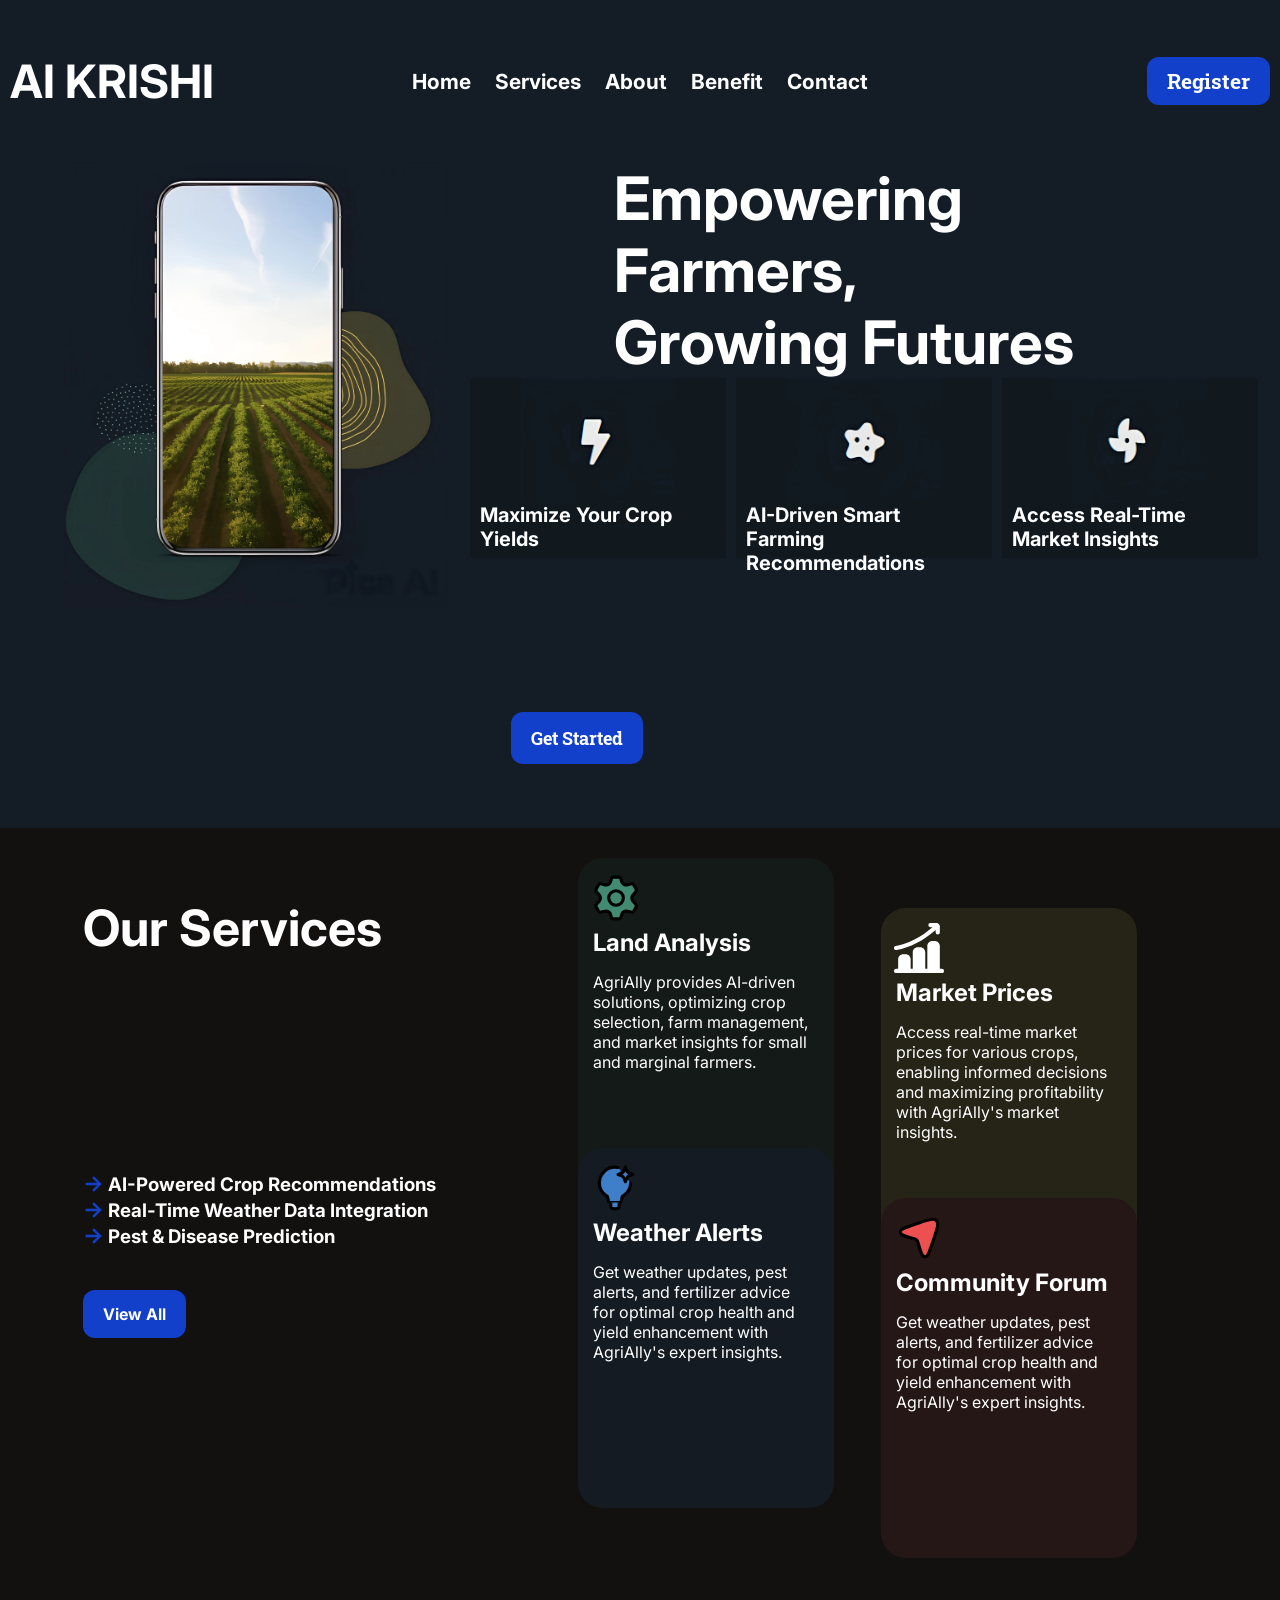
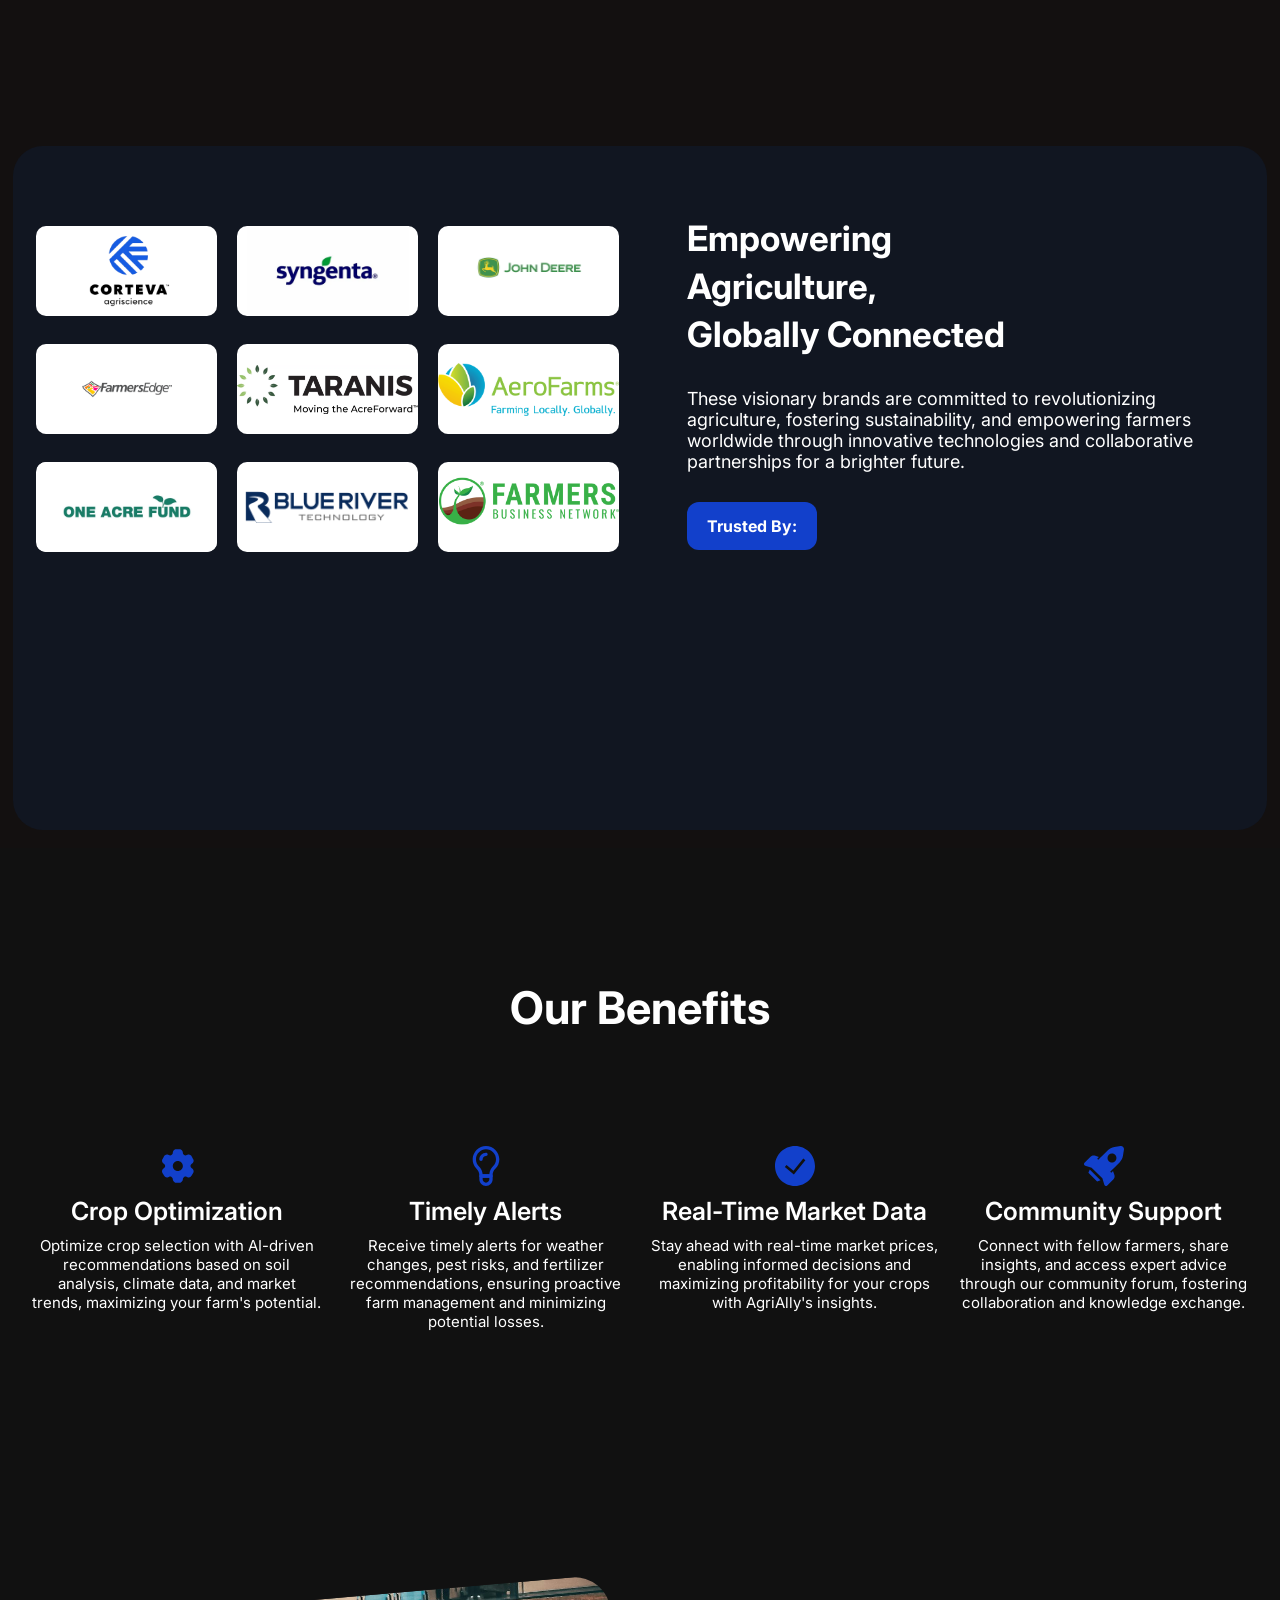
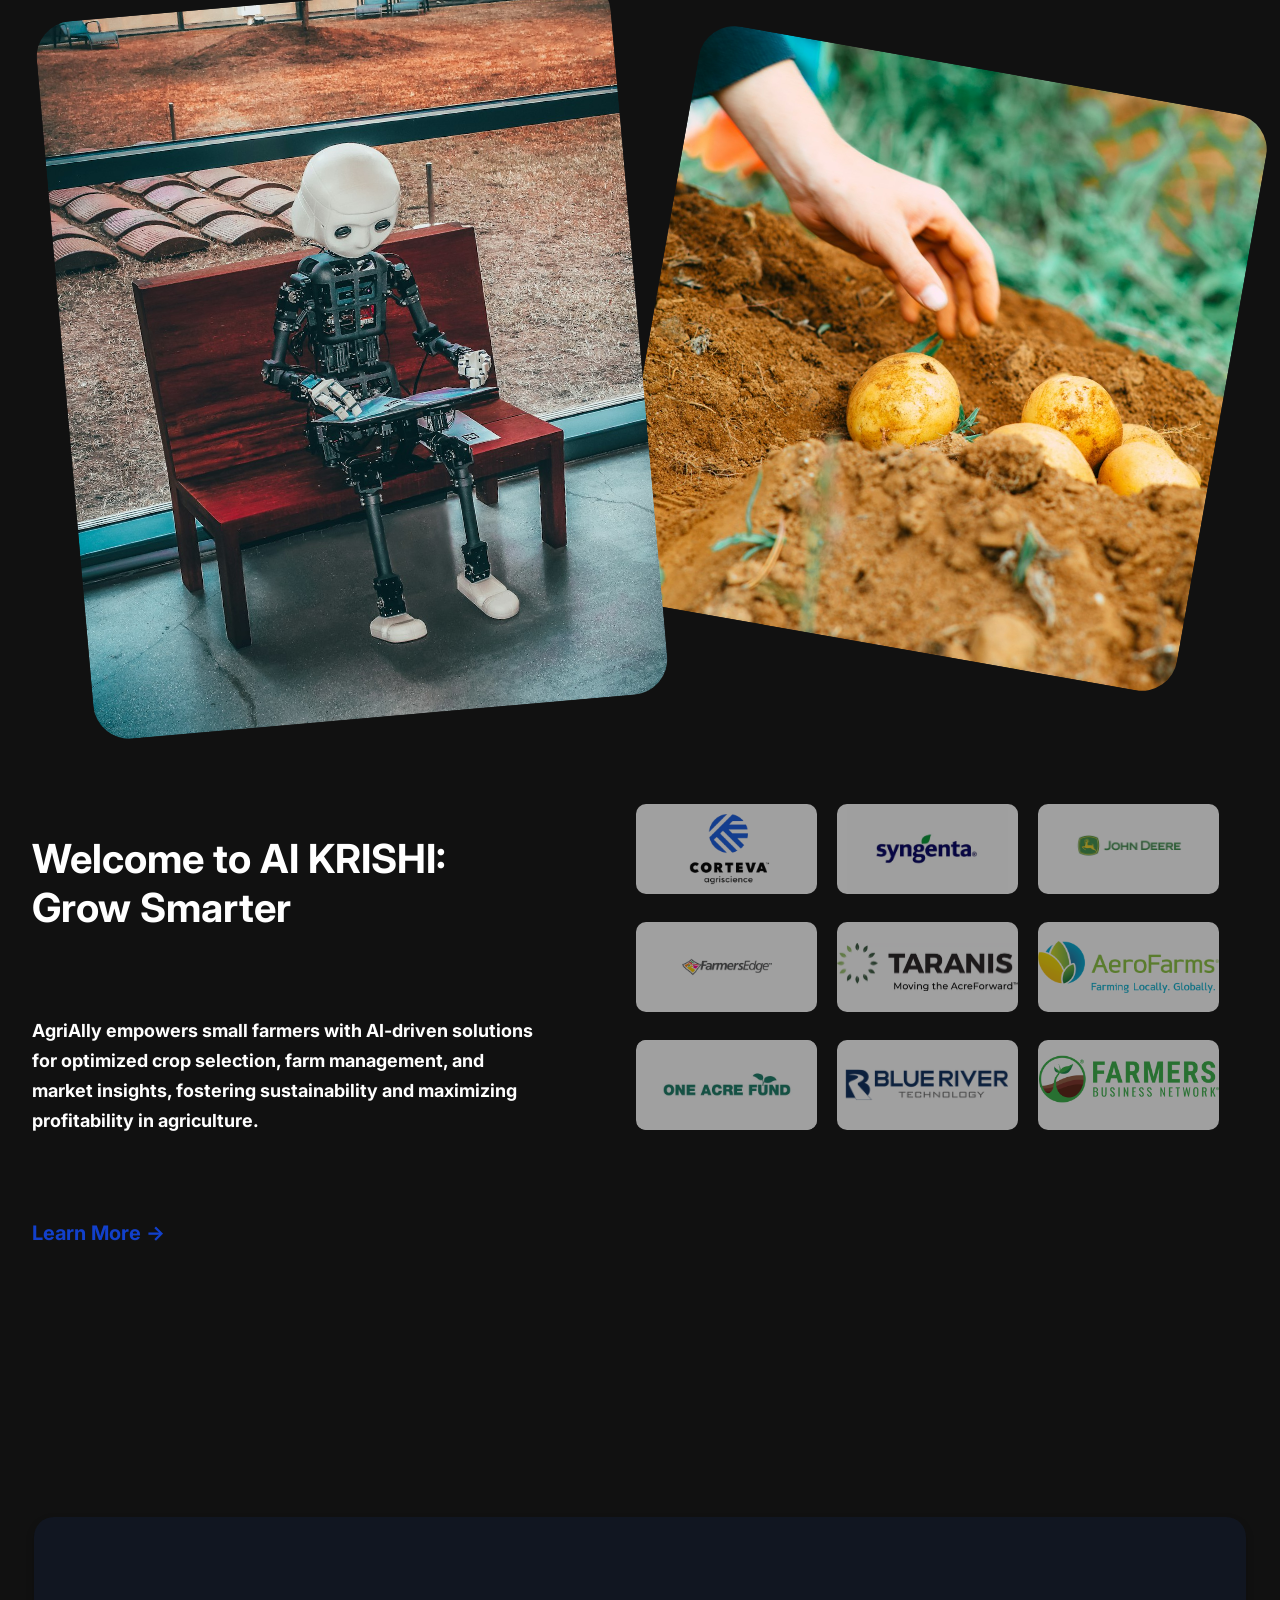
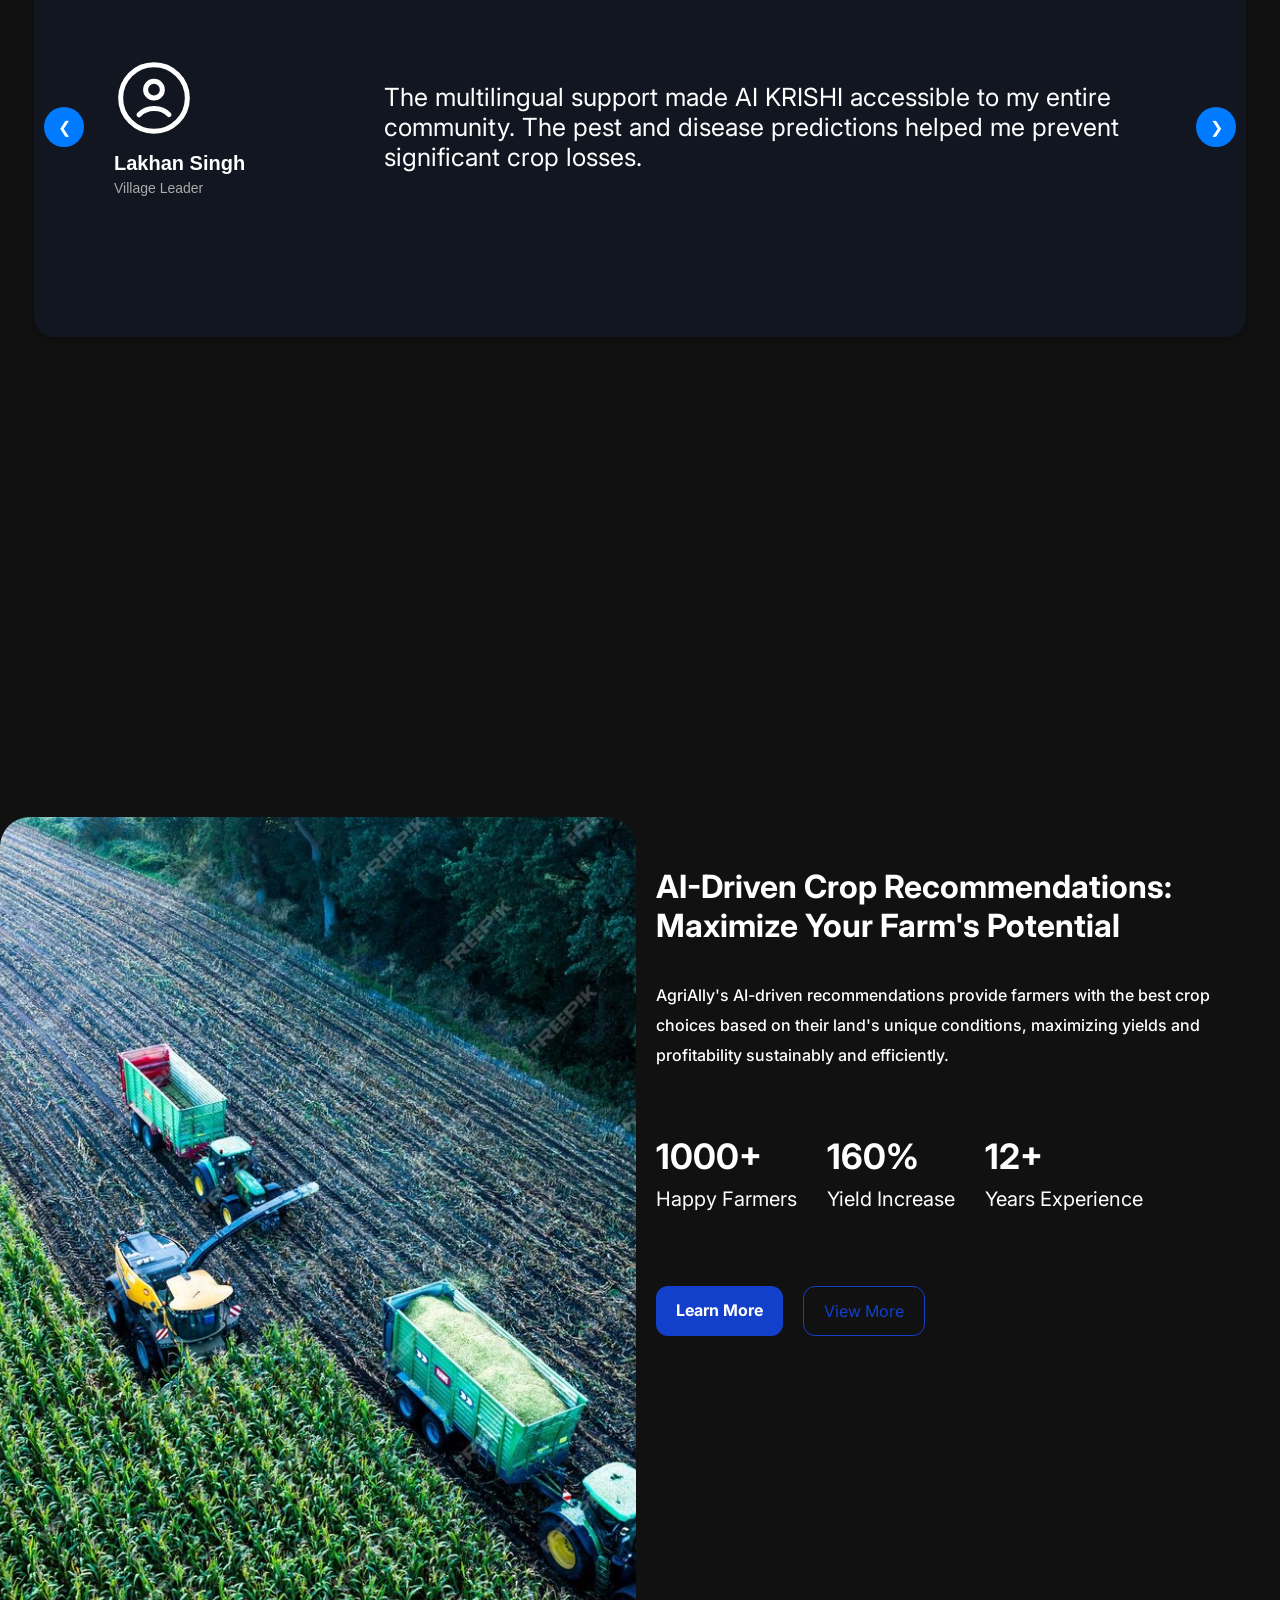
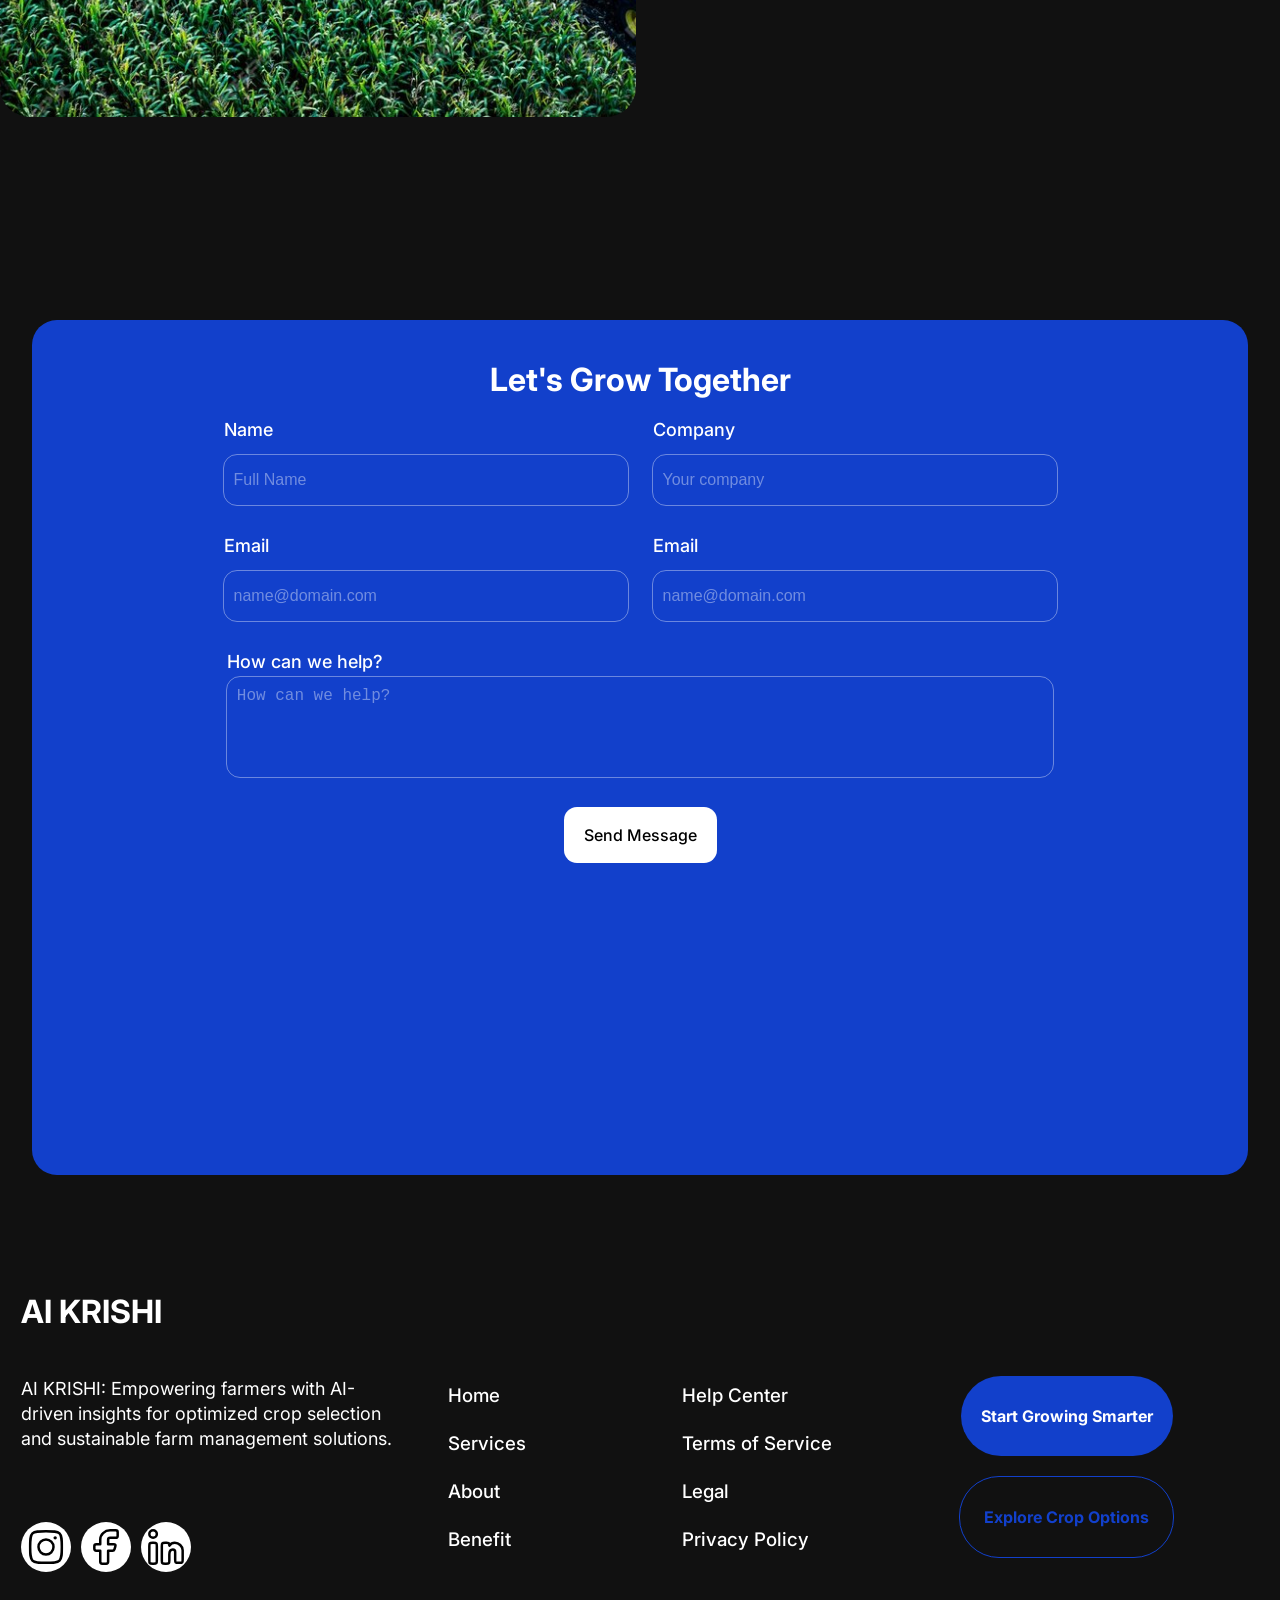
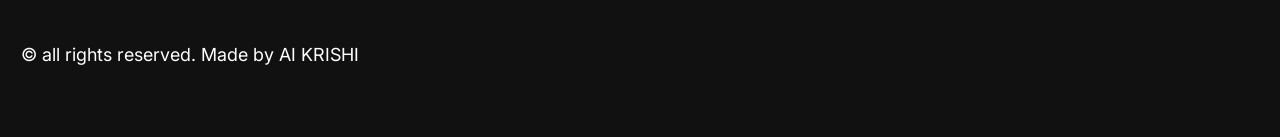
<file: index.html>
<!DOCTYPE html>
<html lang="en">

<head>
    <meta charset="UTF-8">
    <meta name="viewport" content="width=device-width, initial-scale=1.0">
    <title>AI KRISHI</title>
    <link rel="stylesheet" href="style.css">
</head>

<body>
    <main>
        <header>
            <div class="logo">
                <h1>AI KRISHI</h1>
            </div>
            <nav class="navbar">
                <ul>
                    <li><a href="">Home</a></li>
                    <li><a href="">Services</a></li>
                    <li><a href="">About</a></li>
                    <li><a href="">Benefit</a></li>
                    <li><a href="">Contact</a></li>
                </ul>
            </nav>
            <div class="btn">
                <a href="login.html">Register</a>
            </div>
        </header>


        <section>
            <article class="main-img">
                <img src="homeimg (2).jpg" alt="">
            </article>

            <article class="operating">
                <h1>
                    <div class="tagline">
                        <span>Empowering</span>
                        <span>Farmers,</span>
                        <span>Growing Futures</span>
                    </div>
                </h1>

                <div class="options">
                    <div class="first-option">
                        <img src="thunder.png" alt="">

                        <p>Maximize Your Crop Yields</p>
                    </div>
                    <div class="second-option">
                        <img src="star.png" alt="">

                        <p>AI-Driven Smart Farming Recommendations</p>
                    </div>
                    <div class="third-option">
                        <img src="craft.png" alt="">
                        <p>Access Real-Time Market Insights</p>
                    </div>
                </div>
                <div class="start-now">
                    <div class="btn-2">
                        <a href="New/templates/index.html">Get Started</a>
                    </div>
                    <div class="arrow">
<!--                         <a href="">Start Now -></a> -->
                    </div>
                </div>
            </article>
        </section>

    </main>

    <div class="main-2">
        <div class="container">
            <div class="section-1">
                <h1>Our Services</h1>
                <div class="description">
                    <h3><span class="pointer">-></span> AI-Powered Crop Recommendations</h3>
                    <h3><span class="pointer">-></span> Real-Time Weather Data Integration</h3>
                    <h3><span class="pointer">-></span> Pest & Disease Prediction</h3>
                </div>
                <a class="btn-3" href="">View All</a>

            </div>
            <div class="section-2">
                <div class="cards">
                    <div class="card-1">
                        <!-- style sbg from the svg file -->
                        <img src="setting.svg" alt="">
                        <h2>Land Analysis</h2>
                        <p>AgriAlly provides AI-driven solutions, optimizing crop selection, farm management, and market
                            insights for small and marginal farmers. </p>
                    </div>
                    <div class="card-2">
                        <img src="growth.svg" alt="" fill="white">
                        <h2>Market Prices </h2>
                        <p>Access real-time market prices for various crops, enabling informed decisions and maximizing
                            profitability with AgriAlly's market insights. </p>
                    </div>
                    <div class="card-3">
                        <img src="weather.svg" alt="">
                        <h2>Weather Alerts </h2>
                        <p>Get weather updates, pest alerts, and fertilizer advice for optimal crop health and yield
                            enhancement with AgriAlly's expert insights. </p>
                    </div>
                    <div class="card-4">
                        <img src="navigation.svg" alt="">
                        <h2>Community Forum </h2>
                        <p>Get weather updates, pest alerts, and fertilizer advice for optimal crop health and yield
                            enhancement with AgriAlly's expert insights. </p>
                    </div>
                </div>
            </div>
        </div>
    </div>

    <div class="main-3">
        <div class="partner-Container">
            <div class="img_container">
                <img src="partner1.png" alt="">
                <img src="partner2.webp" alt="">
                <img src="partner3.jpg" alt="">
                <img src="partner4.png" alt="">
                <img src="partner5.webp" alt="">
                <img src="partner6.png" alt="">
                <img src="partner7.webp" alt="">
                <img src="partner8.png" alt="">
                <img src="partner9.png" alt="">
            </div>
            <div class="content_part">
                <div class="tagline2">
                    <span>Empowering</span>
                    <span>Agriculture,</span>
                    <span>Globally Connected</span>
                </div>

                <p>These visionary brands are committed to revolutionizing agriculture, fostering sustainability, and
                    empowering farmers worldwide through innovative technologies and collaborative partnerships for a
                    brighter future. </p>
                <div class="btn-4">
                    <a href="">Trusted By: </a>
                </div>

            </div>
        </div>
    </div>

    <div class="main-4">
        <div class="m4-container">
            <h1>Our Benefits </h1>
            <div class="boxes">
                <div class="box">
                    <img src="optimization.svg" alt="">
                    <h1>Crop Optimization </h1>
                    <p>Optimize crop selection with AI-driven recommendations based on soil analysis, climate data, and
                        market trends, maximizing your farm's potential. </p>
                </div>
                <div class="box">
                    <img src="alert.svg" alt="">
                    <h1>Timely Alerts </h1>
                    <p>Receive timely alerts for weather changes, pest risks, and fertilizer recommendations, ensuring
                        proactive farm management and minimizing potential losses. </p>
                </div>
                <div class="box">
                    <img src="time.svg" alt="">
                    <h1>Real-Time Market Data </h1>
                    <p>Stay ahead with real-time market prices, enabling informed decisions and maximizing profitability
                        for your crops with AgriAlly's insights. </p>
                </div>
                <div class="box">
                    <img src="community.svg" alt="">
                    <h1>Community Support </h1>
                    <p>Connect with fellow farmers, share insights, and access expert advice through our community
                        forum, fostering collaboration and knowledge exchange. </p>
                </div>
            </div>
        </div>
        <div class="farming-img">
            <div class="first_img">
                <img src="robot.jpg" alt="">
            </div>
            <div class="second_img">
                <img src="soil.jpg" alt="">
            </div>
        </div>
        <div class="learn_more">
            <div class="left_section">
                <div class="heading_part">
                    <h1 class="heading-1">Welcome to AI KRISHI:</h1>
                    <h1 class="heading-2">Grow Smarter</h1>
                </div>
                <p>AgriAlly empowers small farmers with AI-driven solutions for optimized crop selection, farm
                    management, and market insights, fostering sustainability and maximizing profitability in
                    agriculture. </p>
                <a href="">Learn More -></a>
            </div>
            <div class="right_section">
                <div class="img_container2">
                    <img src="partner1.png" alt="">
                    <img src="partner2.webp" alt="">
                    <img src="partner3.jpg" alt="">
                    <img src="partner4.png" alt="">
                    <img src="partner5.webp" alt="">
                    <img src="partner6.png" alt="">
                    <img src="partner7.webp" alt="">
                    <img src="partner8.png" alt="">
                    <img src="partner9.png" alt="">
                </div>
            </div>
        </div>
        <div class="slider">
            <div class="slider-container">
                <button class="btn-5 btn-left" onclick="prevReview()">&#10094;</button>
                <div class="profile">
                    <img src="profile.svg" alt="User">
                    <h3 id="user-name">

                    </h3>
                    <p id="user-role">

                    </p>
                </div>
                <div class="review" id="review-text"></div>
                <button class="btn-5 btn-right" onclick="nextReview()">&#10095;</button>
            </div>

        </div>
        
    </div>

    <div class="main-5">
        <div class="recommendation">
            <div class="recommendation_image">
                <img src="Harvesting.jpg" alt="">
            </div>
            <div class="recommendation_content">
                <h1>AI-Driven Crop Recommendations: Maximize Your Farm's Potential </h1>
                <p>AgriAlly's AI-driven recommendations provide farmers with the best crop choices based on their land's
                    unique conditions, maximizing yields and profitability sustainably and efficiently. </p>
                <div class="statistics">
                    <div class="stats">
                        <h1>1000+ </h1>
                        <span> Happy Farmers </span>
                    </div>
                    <div class="stats">
                    <h1>160% </h1>
                        <span>Yield Increase </span>
                    </div>
                    <div class="stats">
                    <h1>12+</h1>
                    <span>Years Experience </span>
                    </div>
                   
                    
                </div>
                <div class="btn-6">
                     <a class="first-btn" href="">Learn More</a>
                     <a class="second-btn" href="">View More</a>
                 </div> 
            </div>
        </div>

        <div class="form">
            <div class="input">
                <h1>Let's Grow Together</h1>
                <form>
                    <div class="form-group">
                        <div class="input-box">
                            <label for="name">Name</label>
                            <input type="text" id="name" placeholder="Full Name">
                        </div>
                        <div class="input-box">
                            <label for="company">Company</label>
                            <input type="text" id="company" placeholder="Your company">
                        </div>
                    </div>
                    <div class="form-group">
                        <div class="input-box">
                            <label for="email1">Email</label>
                            <input type="email" id="email1" placeholder="name@domain.com">
                        </div>
                        <div class="input-box">
                            <label for="email2">Email</label>
                            <input type="email" id="email2" placeholder="name@domain.com">
                        </div>
                    </div>
                    <div class="textarea-box">
                        <label for="message">How can we help?</label>
                        <textarea id="message" placeholder="How can we help?"></textarea>
                    </div>
                    <button type="submit">Send Message</button>
                </form>
            </div>
        </div>
    </div>

    <footer>
        <div class="fleft">
            <h1>AI KRISHI </h1>
            <p>AI KRISHI: Empowering farmers with AI-driven insights for optimized crop selection and sustainable farm management solutions. </p>
            <div class="socials">
                <div class="media">
                <img src="insta.svg" alt="">

                </div>
                <div class="media">
                    <img src="facebook.svg" alt="">

                </div>
                <div class="media">
                    <img src="linkedin.svg" alt="">

                </div>
            </div>
            <p>&copy;  all rights reserved. Made by AI KRISHI </p>

        </div>
        <div class="fcenter">
            <div class="column-one">
                <h3>Home</h3>
                <h3>Services</h3>
                <h3>About</h3>
                <h3>Benefit</h3>
            </div>
            <div class="column-two">
                <h3>Help Center</h3>
                <h3>Terms of Service</h3>
                <h3>Legal</h3>
                <h3>Privacy Policy</h3>
            </div>
        </div>
        <div class="fright">
            <a class="fbtn-one" href="">Start Growing Smarter</a>
            <a class="fbtn-two" href="">Explore Crop Options</a>
        </div>
    </footer>
    <script src="script.js"></script>
</body>


</html>
</file>
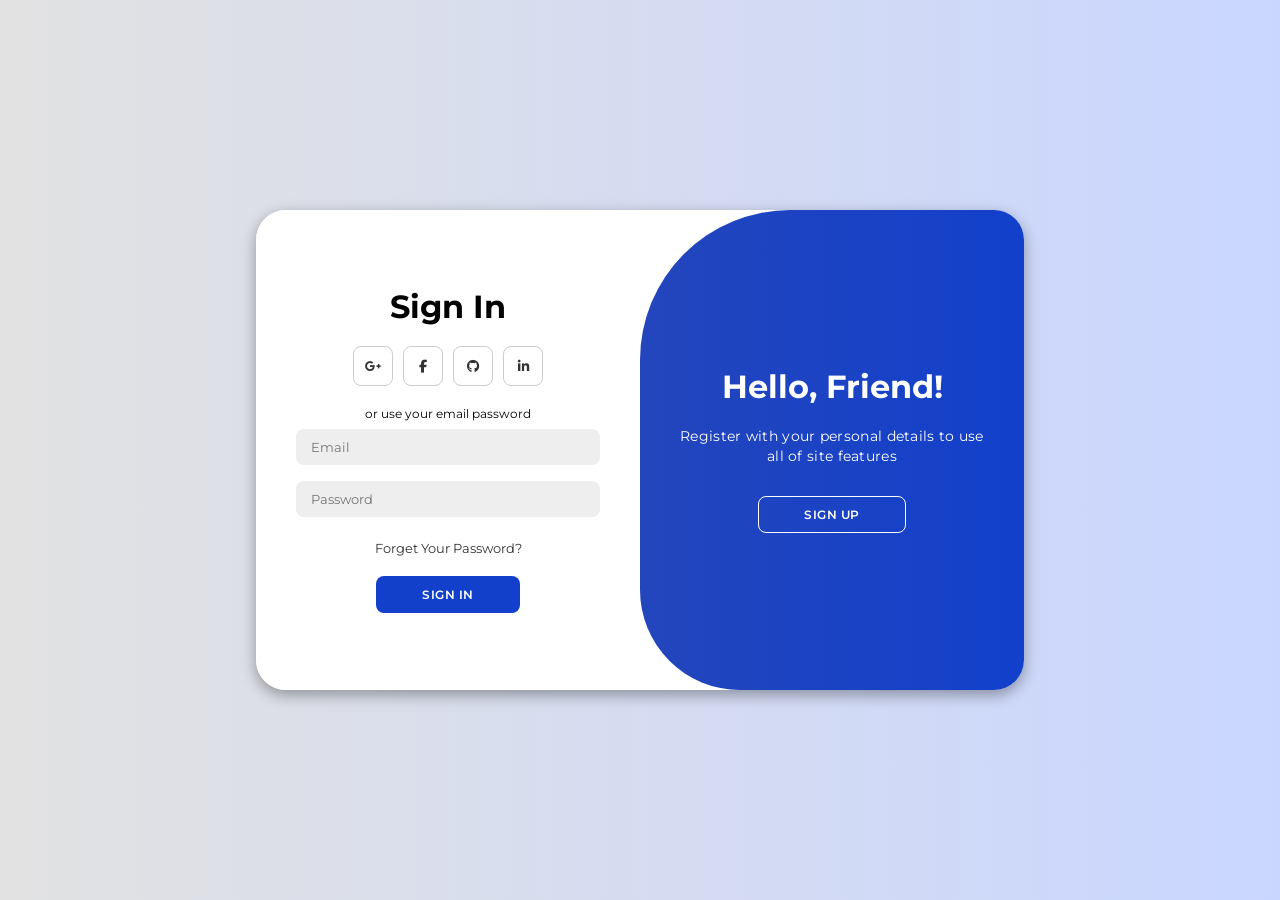
<file: login.html>
<!DOCTYPE html>
<html lang="en">

<head>
    <meta charset="UTF-8">
    <meta name="viewport" content="width=device-width, initial-scale=1.0">
    <link rel="stylesheet" href="https://cdnjs.cloudflare.com/ajax/libs/font-awesome/6.4.2/css/all.min.css">
    <link rel="stylesheet" href="login.css">
    <title>Login Page</title>
</head>

<body>

    <div class="container" id="container">
        <div class="form-container sign-up">
            <form>
                <h1>Create Account</h1>
                <div class="social-icons">
                    <a href="#" class="icon"><i class="fa-brands fa-google-plus-g"></i></a>
                    <a href="#" class="icon"><i class="fa-brands fa-facebook-f"></i></a>
                    <a href="#" class="icon"><i class="fa-brands fa-github"></i></a>
                    <a href="#" class="icon"><i class="fa-brands fa-linkedin-in"></i></a>
                </div>
                <span>or use your email for registeration</span>
                <input type="text" placeholder="Name">
                <input type="email" placeholder="Email">
                <input type="password" placeholder="Password">
                <button>Sign Up</button>
            </form>
        </div>
        <div class="form-container sign-in">
            <form>
                <h1>Sign In</h1>
                <div class="social-icons">
                    <a href="#" class="icon"><i class="fa-brands fa-google-plus-g"></i></a>
                    <a href="#" class="icon"><i class="fa-brands fa-facebook-f"></i></a>
                    <a href="#" class="icon"><i class="fa-brands fa-github"></i></a>
                    <a href="#" class="icon"><i class="fa-brands fa-linkedin-in"></i></a>
                </div>
                <span>or use your email password</span>
                <input type="email" placeholder="Email">
                <input type="password" placeholder="Password">
                <a href="#">Forget Your Password?</a>
                <button>Sign In</button>
            </form>
        </div>
        <div class="toggle-container">
            <div class="toggle">
                <div class="toggle-panel toggle-left">
                    <h1>Welcome Back!</h1>
                    <p>Enter your personal details to use all of site features</p>
                    <button class="hidden" id="login">Sign In</button>
                </div>
                <div class="toggle-panel toggle-right">
                    <h1>Hello, Friend!</h1>
                    <p>Register with your personal details to use all of site features</p>
                    <button class="hidden" id="register">Sign Up</button>
                </div>
            </div>
        </div>
    </div>

    <script src="login.js"></script>
</body>
      


</html>
</file>
<file: style.css>
@import url('https://fonts.googleapis.com/css2?family=Inter:ital,opsz,wght@0,14..32,100..900;1,14..32,100..900&family=Nerko+One&family=Roboto+Slab:wght@100..900&family=Rubik:ital,wght@0,300..900;1,300..900&display=swap');

* {
    padding: 0;
    margin: 0;

}

header {
    /* border: 2px solid black; */
    min-height: 18vh;
    /* width: 100vw; */
    display: flex;
    justify-content: space-around;
    align-items: center;
    /* font-family: "Roboto Slab"; */
    font-family: "Inter";
    /* gap: 10vw; */



}

.logo {
    color: white;
    font-size: 23px;
    position: absolute;
    left: 10px;

}

.navbar ul {
    display: flex;
    gap: 1.5rem;
    list-style: none;



}

.navbar ul li a {
    text-decoration: none;
    font-size: 1.3rem;
    color: white;
    font-weight: bold;

}

.btn {
    background-color: #1240cb;
    font-weight: bold;
    padding: 10px 20px;
    border: none;
    border-radius: 12px;
    text-decoration: none;
    position: absolute;
    right: 10px;


}

.btn a {
    text-decoration: none;
    font-family: "Roboto Slab";
    font-size: 1.3rem;
    color: white;

}

main {

    /* background-color: #101820; */
    background-color: #141d26;
    /* background-color: #11191f; */
    /* background-color: #131d26; */
    height: auto;
}

section {
    /* display: block; */
    /* border: 2px solid white; */
    height: auto;
    display: flex;
    justify-content: flex-end;

}

.main-img {
    /* border: 2px solid red; */
    height: 100%;
    width: 30vw;

}

.main-img img {
    width: 100%;
    height: 100%;
    object-fit: contain;
}

.operating {
    /* border: 2px solid green; */
    height: 100%;
    width: 65vw;
    color: white;
    display: flex;
    flex-direction: column;
    justify-content: space-around;

}

.tagline {
    /* border: 2px solid white; */
    width: 60%;
    display: flex;
    flex-direction: column;
    font-family: "Inter";
    font-size: 60px;
    margin: auto;
}


.options {
    width: 30vw;
    height: 30vh;
    /* border: 2px solid white; */
    width: 100%;
    display: flex;
    justify-content: center;
    gap: 10px;


}

.first-option {
    height: 20vh;
    width: 20vw;
    /* border: 2px solid firebrick; */
    background-color: #11191f;

    font-size: 20px;
    font-family: "Inter";
    font-weight: bold;
    /* text-align: center; */
}

.second-option {
    height: 20vh;
    width: 20vw;
    /* border: 2px solid firebrick; */
    background-color: #11191f;

    font-size: 20px;
    font-family: "Inter";
    font-weight: bold;
}


.third-option {
    height: 20vh;
    width: 20vw;
    /* border: 2px solid firebrick; */
    background-color: #11191f;
    font-size: 20px;
    font-family: "Inter";
    font-weight: bold;
}

.first-option img,
.second-option img,
.third-option img {
    width: 60%;
    display: block;
    margin: 0 auto;
    object-fit: cover;
}

.first-option p,
.second-option p,
.third-option p {
    margin: 0 10px;
}

.start-now {

    /* border: 2px solid red; */
    width: 30vw;
    height: 20vh;
    /* margin-top: 10px; */
    display: flex;
    align-items: center;
    justify-content: space-around;
    /* gap: 25px; */


}

.btn-2 {
    /* background-color: #0D6EFD; */
    background-color: #1240cb;
    font-weight: bold;
    padding: 14px 20px;
    border: none;
    border-radius: 12px;
    text-decoration: none;
    /* width: auto;
    height: auto; */

}

.btn-2 a {
    text-decoration: none;
    font-family: "Roboto Slab";
    font-size: 18px;
    color: white;
    /* text-align: center; */


}

.arrow a {
    /* color: #0D6EFD; */
    color: #1240cb;
    text-decoration: none;
    font-size: 22px;
    font-family: "Inter";
    font-weight: bold;
}

.main-2 {
    /* border: 2px solid red; */
    height: 100%;
    width: 100%;
    background-color: #131010;
    display: flex;
    justify-content: center;
    align-items: center;

}

.container {
    /* border: 2px solid white; */
    height: 100vh;
    width: 95%;
    /* margin: auto; */
    display: flex;
    justify-content: space-evenly;
}

.section-1 {
    /* border: 2px solid blue; */
    height: 60%;
    width: 30vw;
    display: flex;
    flex-direction: column;
    position: relative;
}

.section-1 h1 {
    position: absolute;
    top: 70px;
    color: white;
    font-family: "Inter";
    font-size: 50px;
}

.description {
    /* border: 2px solid yellow; */
    position: absolute;
    bottom: 120px;
}

.pointer {
    color: #1240cb;
    font-family: "Inter";
    font-size: 22px;
}

.section-1 h3 {
    color: white;
    font-family: "Inter";
}

.btn-3 {
    background-color: #1240cb;
    font-weight: bold;
    padding: 14px 20px;

    border: none;
    border-radius: 12px;
    text-decoration: none;
    font-family: "Inter";
    color: white;
    /* width: 18%; */
    /* display: inline-block; */
    position: absolute;
    /* top: 100px; */
    bottom: 30px;

}

.section-2 {
    /* border: 2px solid blue; */
    height: 100vh;
    width: 53vw;
}

.cards {
    position: relative;


}

.card-1 {
    position: absolute;
    top: 30px;
    left: 60px;
    /* border: 2px solid orchid; */
    width: 20vw;
    height: 40vh;
    border-radius: 25px;
    display: flex;
    flex-direction: column;
    gap: 15px;
    background-color: #141a17;
    /* background-color: #161d1a; */


}


.card-2 {
    position: absolute;
    right: 60px;
    top: 80px;
    /* border: 2px solid orchid; */
    width: 20vw;
    height: 40vh;
    border-radius: 25px;
    display: flex;
    flex-direction: column;
    gap: 15px;
    background-color: #262317;
    /* background-color: #222015; */

}

.card-3 {
    position: absolute;
    top: 320px;
    left: 60px;
    /* border: 2px solid orchid; */
    width: 20vw;
    height: 40vh;
    border-radius: 25px;
    display: flex;
    flex-direction: column;
    gap: 15px;
    background-color: #151b23;

}

.card-4 {
    position: absolute;
    right: 60px;
    top: 370px;
    /* border: 2px solid orchid; */
    width: 20vw;
    height: 40vh;
    border-radius: 25px;
    display: flex;
    flex-direction: column;
    gap: 15px;
    background-color: #261717;
}

.card-1 img,
.card-2 img,
.card-3 img,
.card-4 img {
    height: 50px;
    width: 50px;
    position: relative;
    top: 15px;
    left: 13px;
}

.card-1 h2,
.card-2 h2,
.card-3 h2,
.card-4 h2 {
    color: white;
    font-family: "Inter";
    position: relative;
    left: 15px;
    top: 5px;

}

.card-1 p,
.card-2 p,
.card-3 p,
.card-4 p {
    color: white;
    font-family: "Inter";
    position: relative;
    left: 15px;
    top: 5px;
    width: 85%;


}

.main-3 {
    height: 80vh;
    width: 100%;
    /* border: 2px solid blue; */
    display: flex;
    align-items: center;
    background-color: #131010;

}

.partner-Container {
    /* border: 2px solid white; */
    height: 95%;
    width: 98%;
    margin: auto;
    background-color: #111621;
    border-radius: 30px;
    display: flex;
    justify-content: space-around;
    align-items: center;
}

.img_container {
    /* border: 2px solid white; */
    width: 50%;
    height: 80%;

}

.content_part {
    /* border: 2px solid white; */
    width: 45%;
    height: 80%;
    display: flex;
    flex-direction: column;
    /* justify-content: space-evenly; */
    gap: 30px;
}

.img_container img {
    background-color: white;
    height: 90px;
    width: 181px;
    object-fit: contain;
    border-radius: 10px;
    margin: 12px 8px;
}

.tagline2 {
    font-family: "Inter";
    font-weight: bold;
    color: white;
    width: 60%;
    display: flex;
    flex-direction: column;
    font-size: 35px;
    line-height: 48px;
    /* margin: auto; */
}

.content_part p {
    font-family: "Inter";
    color: white;
    font-size: large;
}

.btn-4 {
    background-color: #1240cb;
    font-weight: bold;
    padding: 14px 20px;
    border: none;
    border-radius: 12px;
    display: inline-block;
    width: 90px;
}

.btn-4 a {
    text-decoration: none;
    font-family: "Inter";
    color: white;
}

.main-4 {
    min-height: 100vh;
    width: 100%;
    /* border: 2px solid blue; */
    background-color: #111111;
    display: flex;
    flex-direction: column;
    /* position: relative; */


}

.m4-container {
    width: 95%;
    /* Height in % only work when the defined container have a parent container */
    height: 80vh;
    /* border: 2px solid white; */
    margin: auto;
    display: flex;
    flex-direction: column;
    justify-content: space-evenly;

    /* gap: 50px; */
}

.m4-container h1 {
    color: white;
    font-family: "Inter";
    text-align: center;
    font-size: 45px;

}

.boxes {
    display: flex;
    /* align-items: center; */
    justify-content: center;
    gap: 20px;
    position: relative;
    bottom: 20px;
}

.box {
    /* border: 2px solid white; */
    width: 30vw;
    height: 30vh;
    display: flex;
    justify-items: center;
    flex-direction: column;
    align-items: center;
    gap: 10px;
}

.box img {
    height: 40px;
    width: 40px;
}

.box h1 {
    color: white;
    font-size: 25px;
    font-family: "Inter";
    text-align: center;
    font-weight: 600;
}

.box p {
    color: white;
    font-size: 15px;
    font-family: "Inter";
    text-align: center;

}

.farming-img {
    height: auto;
    width: 100%;
    /* border: 2px solid red; */
    margin: auto;
    display: flex;
    align-items: center;
    justify-content: center;
    /* gap: 30px; */

}

.first_img {
    width: 45%;
    height: 100%;
    /* border: 2px solid yellow; */
    z-index: 2;
    object-fit: cover;
    padding: 30px;

}

.first_img img {
    height: auto;
    max-width: 100%;
    border-radius: 36px;
    rotate: -5deg;

}

.second_img {
    width: 45%;
    height: 30%;
    z-index: 1;
    position: relative;
    left: -20px;
    /* border: 2px solid yellow; */
    /* overflow: hidden; */
}

.second_img img {
    height: 65vh;

    width: 100%;
    object-fit: cover;
    border-radius: 36px;
    rotate: 10deg;

}

.learn_more {
    /* border: 2px solid blue; */
    height: 85vh;
    display: flex;
    /* align-items: center; */
    justify-content: space-around;
}

.left_section {
    /* border: 2px solid white; */
    height: 55vh;
    width: 40vw;
    position: relative;
    top: 40px;
    display: flex;
    flex-direction: column;
    justify-content: space-around;
}

.right_section {
    /* border: 2px solid red; */
    height: 55vh;
    width: 50vw;
    position: relative;
    top: 40px;
}

.heading-1 {
    color: white;
    font-size: 40px;
    font-family: "Inter";
    font-weight: bold;

}

.heading-2 {
    color: white;
    font-size: 40px;
    font-family: "Inter";
    font-weight: bold;
}

.left_section p {
    color: white;
    font-family: "Inter";
    line-height: 30px;
    font-weight: bold;
    font-size: 18px;

}

.left_section a {
    color: #1240cb;
    font-size: 20px;
    font-family: "Inter";
    font-weight: bold;
    text-decoration: none;
    position: relative;
    bottom: 0;
}

.img_container2 {
    /* border: 2px solid blue; */
    height: 100%;
}

.img_container2 img {
    background-color: white;
    height: 90px;
    width: 181px;
    object-fit: contain;
    border-radius: 10px;
    margin: 12px 8px;
    position: relative;
    left: 20px;
    opacity: 0.6;

}

.slider {
    font-family: Arial, sans-serif;
    display: flex;
    justify-content: center;
    /* align-items: center; */
    height: 100vh;
    background-color: #111111;
    margin: 0;
    /* border: 2px solid white; */
}

.slider-container {
    /* border: 2px solid blue; */
    width: 90%;
    height: 40%;
    background: #111621;
    padding: 30px;
    border-radius: 20px;
    box-shadow: 0 4px 8px rgba(0, 0, 0, 0.2);
    text-align: center;
    position: relative;
    color: #ffffff;
    display: flex;
    align-items: center;
}

.profile {
    text-align: left;
    width: 30%;  
      position: relative;
    left: 50px;
}

.profile img {
    width: 80px;
    height: 80px;
    border-radius: 50%;
}

.profile h3 {
    margin: 10px 0 5px;
    font-size: 20px;
}

.profile p {
    margin: 0;
    font-size: 14px;
    color: #aaa;
}

.review {
    width: 70%;
    font-size: 25px;
    text-align: left;
    padding-left: 20px;
    position: relative;
    right: 40px;
    font-family: "Inter";
}

.review.hidden {
    display: none;
}

.btn-5 {
    padding: 10px;
    border: none;
    /* background: #007BFF; */
    background: #007BFF;
    color: white;
    cursor: pointer;
    border-radius: 50%;
    width: 40px;
    height: 40px;
    position: absolute;
}

.btn-left {
    left: 10px;
}

.btn-right {
    right: 10px;
}

.btn-5:hover {
    background: #0056b3;
}
.recommendation{
    /* border: 2px solid red; */
    height: 100vh;
    width : 98vw;
    display: flex;
    
    

}
.recommendation_image{
    /* border: 2px solid white; */
    height: 100vh ;
    width: 55%;
    border-radius: 30px;
    overflow: hidden;

}
.recommendation_image img{
    height: 100%;
    width: 100%;
    object-fit: cover;

}
.recommendation_content{
    /* border: 2px solid white; */
    height: auto ;
    width: 50%;
    padding: 20px 20px;
    display: flex;
    flex-direction: column;
    gap: 25px;
    
}
.recommendation_content h1{
    color: white;
    font-family: "Inter";
    /* text-align: center; */
    font-size: 32px;
    position: relative;
    top: 30px;
}
.recommendation_content p{
    color: white;
    font-family: "Inter";
    /* font-size: 16px; */
    line-height: 30px;
    font-weight: 500;
    position: relative;
    top: 40px;
}

.statistics{
    display: flex;
    gap: 30px;
}
.stats{
    display: flex;
    flex-direction: column;
    gap: 40px;
    position: relative;
    top: 50px;
}
.stats h1{
    color: white;
    
    font-size: 35px;
    font-family: "Inter";
    font-weight: bold;
    
}
.stats span{
    font-size: 10px;
    color: white;
    font-size: 20px;
    font-family: "Inter";
    
}
.btn-6{
    position: relative;
    top: 100px;
    display: flex;
    gap: 20px;
}
.first-btn{
    background-color: 
    #1240cb;
    font-weight: bold;
    padding: 14px 20px;
    border: none;
    border-radius: 12px;
    color: white;
    text-decoration: none;
    font-family: "Inter";
}
.second-btn{
    border: 1px solid #1240cb;
    color: #1240cb;
    text-decoration: none;
    border-radius: 12px;
    padding: 14px 20px;
    font-family: "Inter";


}

.main-5{
    height: auto;
    width: 100%;
    /* border: 2px solid blue; */
    background-color: #111111;
    /* border: 2px solid white; */
    display: flex;
    flex-direction: column;
    gap: 20vh;
}

.form{
    height: 100vh;
    /* width: 100vw; */
    /* border: 2px solid yellow; */
    display: flex;
    align-items: center;
    justify-content: center;
}
.input{
    height: 95%;
    width: 95%;
    /* border: 2px solid red; */
    /* margin: auto; */
    background-color: #1240cb;
    border-radius: 25px;
}


/* Heading */
.input h1 {
    color: white;
    text-align: center;
    font-family: "Inter";
    position: relative;
    top: 40px;
}
form{
    position: relative;
    top: 60px;
    display: flex; 
    flex-direction: column;
    /* border: 2px solid red; */
    align-items: center;
    gap: 30px;
}
.form-group {
    display: flex;
    gap: 25px;
}

.input-box {
    display: flex;
    flex-direction: column;
    flex: 1;
    gap: 10px;
}

/* Labels */
label {
    /* text-align: left; */
    font-size: 14px;
    margin-bottom: 5px;
    color: white;
    font-family: "Inter";
    font-size: 18px;
    font-weight: 500;

}

/* Input Fields */
input, textarea {
    
    
    padding: 10px;
    border: none;
    border-radius: 13px;
    font-size: 16px;
    outline: none;
    background: #1240cb;
    color: white;
    width: 30vw;
    height: 30px;
    outline: 1px solid rgba(255, 255, 255, 0.372);
}

/* Placeholder Color */
input::placeholder,
textarea::placeholder {
    color: rgba(255, 255, 255, 0.4);
}

/* Textarea */
.textarea-box {
    display: flex;
    flex-direction: column;
}

textarea {
    height: 80px;
    width: 63vw;
    resize: none;
    
}

/* Submit Button */

button {
    background-color: white;
    color: black;
    padding: 18px 20px;

    font-size: 16px;
    border: none;
    border-radius: 13px;
    cursor: pointer;
    font-weight: 500;
    font-family: "Inter";
    
}

button:hover {
    background-color: #e0e0e0;
}

footer{
background-color: #111111;
display: flex;
justify-content: space-around;
}

.fleft{
    width: 30vw;
    height: 60vh;
    /* border: 2px solid white ; */
    color: white;
    display: flex;
    flex-direction: column;
    justify-content: space-evenly;

}
.fleft h1{
    font-family: "Inter";
    position: relative;
    top: 25px;
}
.fleft p{
    font-family: "Inter";
    line-height: 25px;
    /* position: relative; */
    font-size: 18px;
    
}
.socials{
    display: flex;
    gap: 10px;
}
.media{
    background-color: white;
    height: 50px;
    width: 50px;
    border-radius: 50%;
    display: flex;
    align-items: center;
    justify-content: center;
}
.media img{
    /* object-fit: contain; */
    height: 40px;
    width: 40px;
}

.fcenter{
    width: 30vw;
    height: 60vh;
    /* border: 2px solid white; */
    color: white;
    font-family: "Inter";
    display: flex;
    justify-content: space-between;
    align-items: center;
    
}
.fcenter h3{
    font-weight: 500; 
}
.column-one{
     display: flex;
     flex-direction: column;
     gap: 25px;
}
.column-two{
     display: flex;
     flex-direction: column;
     gap: 25px;
}

.fright{
    width: 30vw;
    height: 60vh;
    /* border: 2px solid white; */
    display: flex;
    flex-direction: column;
    align-items: center;
    justify-content: center;
    gap: 20px;
}
.fbtn-one{
    background-color: 
    #1240cb;
    font-weight: bold;
    padding: 30px 20px;
    border: none;
    border-radius: 40px;
    color: white;
    text-decoration: none;
    font-family: "Inter";
    
}
.fbtn-two{
    border: 1px solid #1240cb;
    color: #1240cb;
    text-decoration: none;
    border-radius: 40px;
    padding: 30px 24px;
    font-family: "Inter";
    font-weight: bold;
}
</file>
<file: login.css>
@import url('https://fonts.googleapis.com/css2?family=Montserrat:wght@300;400;500;600;700&display=swap');

*{
    margin: 0;
    padding: 0;
    box-sizing: border-box;
    font-family: 'Montserrat', sans-serif;
}

body{
    background-color: #c9d6ff;
    background: linear-gradient(to right, #e2e2e2, #c9d6ff);
    display: flex;
    align-items: center;
    justify-content: center;
    flex-direction: column;
    height: 100vh;
}

.container{
    background-color: #fff;
    border-radius: 30px;
    box-shadow: 0 5px 15px rgba(0, 0, 0, 0.35);
    position: relative;
    overflow: hidden;
    width: 768px;
    max-width: 100%;
    min-height: 480px;
}

.container p{
    font-size: 14px;
    line-height: 20px;
    letter-spacing: 0.3px;
    margin: 20px 0;
}

.container span{
    font-size: 12px;
}

.container a{
    color: #333;
    font-size: 13px;
    text-decoration: none;
    margin: 15px 0 10px;
}

.container button{
    background-color: #1240cb;
    color: #fff;
    font-size: 12px;
    padding: 10px 45px;
    border: 1px solid transparent;
    border-radius: 8px;
    font-weight: 600;
    letter-spacing: 0.5px;
    text-transform: uppercase;
    margin-top: 10px;
    cursor: pointer;
}

.container button.hidden{
    background-color: transparent;
    border-color: #fff;
}

.container form{
    background-color: #fff;
    display: flex;
    align-items: center;
    justify-content: center;
    flex-direction: column;
    padding: 0 40px;
    height: 100%;
}

.container input{
    background-color: #eee;
    border: none;
    margin: 8px 0;
    padding: 10px 15px;
    font-size: 13px;
    border-radius: 8px;
    width: 100%;
    outline: none;
}

.form-container{
    position: absolute;
    top: 0;
    height: 100%;
    transition: all 0.6s ease-in-out;
}

.sign-in{
    left: 0;
    width: 50%;
    z-index: 2;
}

.container.active .sign-in{
    transform: translateX(100%);
}

.sign-up{
    left: 0;
    width: 50%;
    opacity: 0;
    z-index: 1;
}

.container.active .sign-up{
    transform: translateX(100%);
    opacity: 1;
    z-index: 5;
    animation: move 0.6s;
}

@keyframes move{
    0%, 49.99%{
        opacity: 0;
        z-index: 1;
    }
    50%, 100%{
        opacity: 1;
        z-index: 5;
    }
}

.social-icons{
    margin: 20px 0;
}

.social-icons a{
    border: 1px solid #ccc;
    border-radius: 20%;
    display: inline-flex;
    justify-content: center;
    align-items: center;
    margin: 0 3px;
    width: 40px;
    height: 40px;
}

.toggle-container{
    position: absolute;
    top: 0;
    left: 50%;
    width: 50%;
    height: 100%;
    overflow: hidden;
    transition: all 0.6s ease-in-out;
    border-radius: 150px 0 0 100px;
    z-index: 1000;
}

.container.active .toggle-container{
    transform: translateX(-100%);
    border-radius: 0 150px 100px 0;
}

.toggle{
    background-color: #1240cb;
    height: 100%;
    background: linear-gradient(to right, #354bae, #1240cb);
    color: #fff;
    position: relative;
    left: -100%;
    height: 100%;
    width: 200%;
    transform: translateX(0);
    transition: all 0.6s ease-in-out;
}

.container.active .toggle{
    transform: translateX(50%);
}

.toggle-panel{
    position: absolute;
    width: 50%;
    height: 100%;
    display: flex;
    align-items: center;
    justify-content: center;
    flex-direction: column;
    padding: 0 30px;
    text-align: center;
    top: 0;
    transform: translateX(0);
    transition: all 0.6s ease-in-out;
}

.toggle-left{
    transform: translateX(-200%);
}

.container.active .toggle-left{
    transform: translateX(0);
}

.toggle-right{
    right: 0;
    transform: translateX(0);
}

.container.active .toggle-right{
    transform: translateX(200%);
}
</file>
